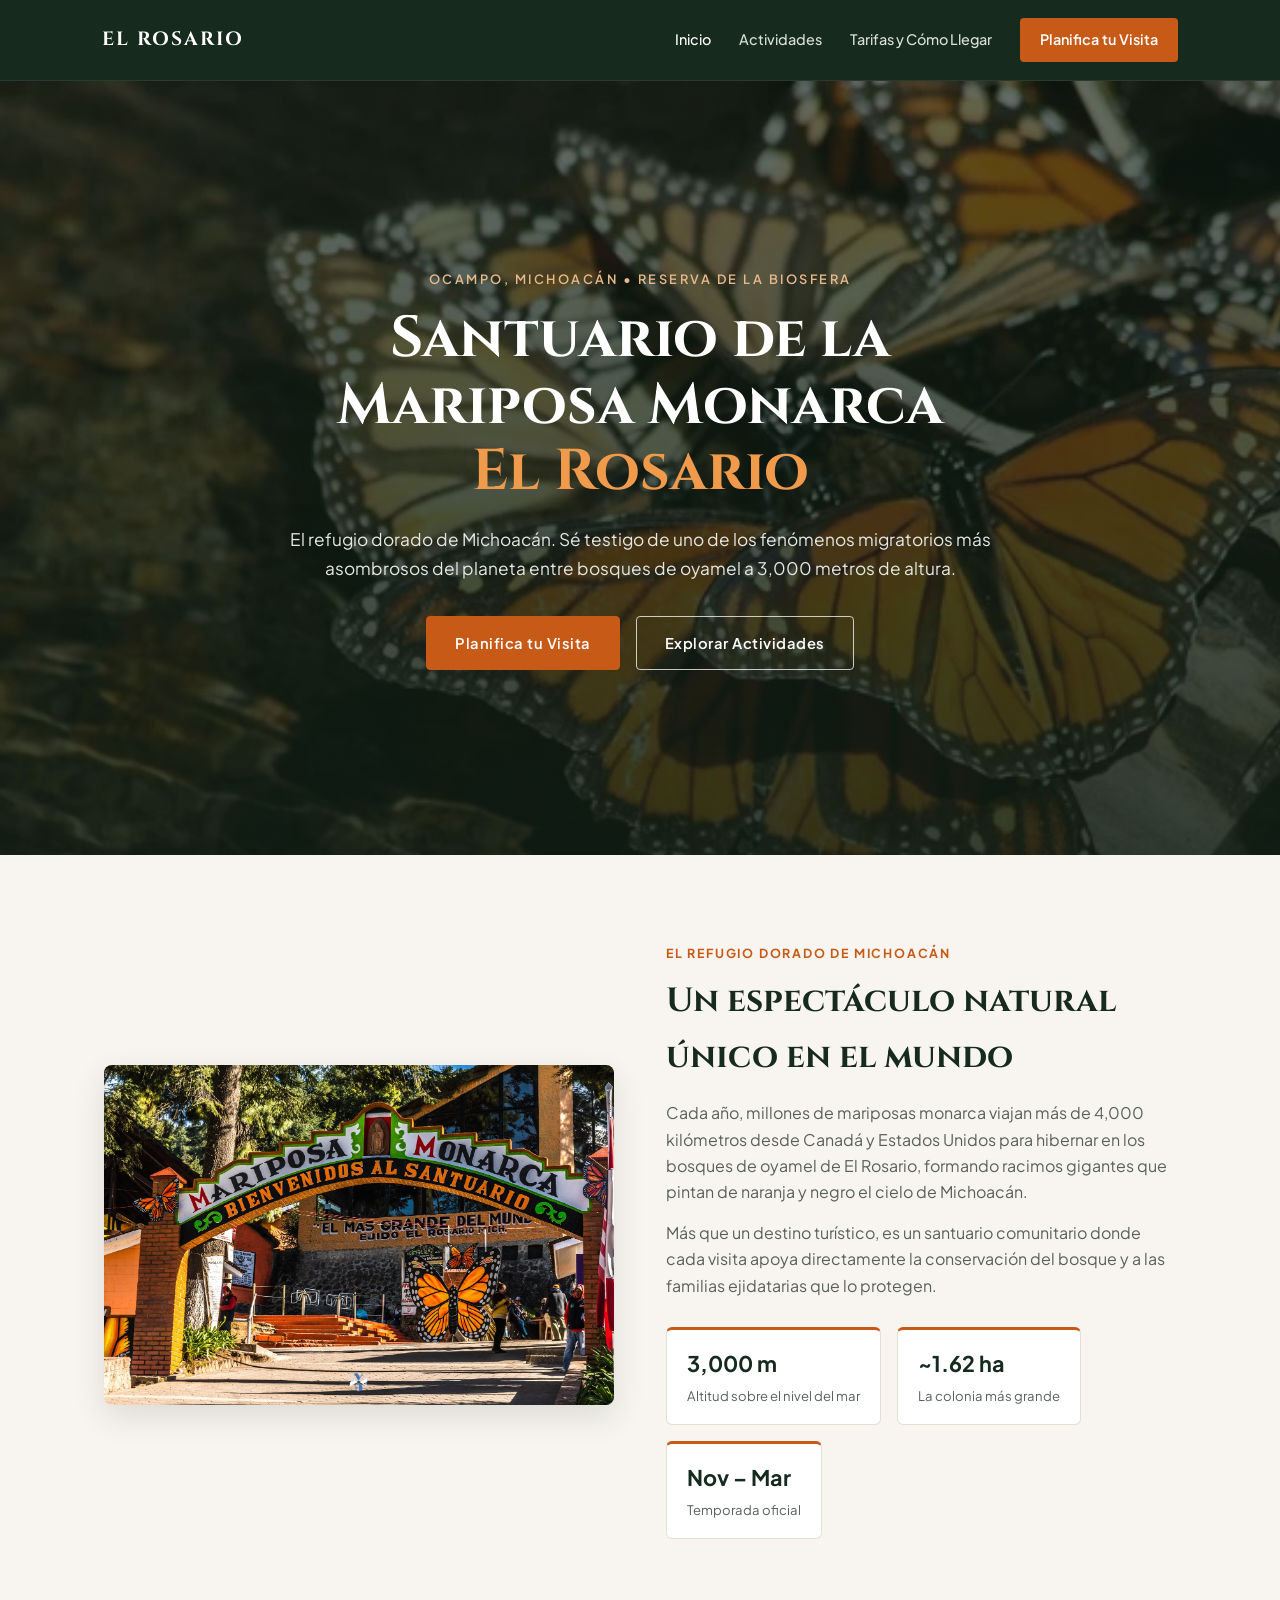
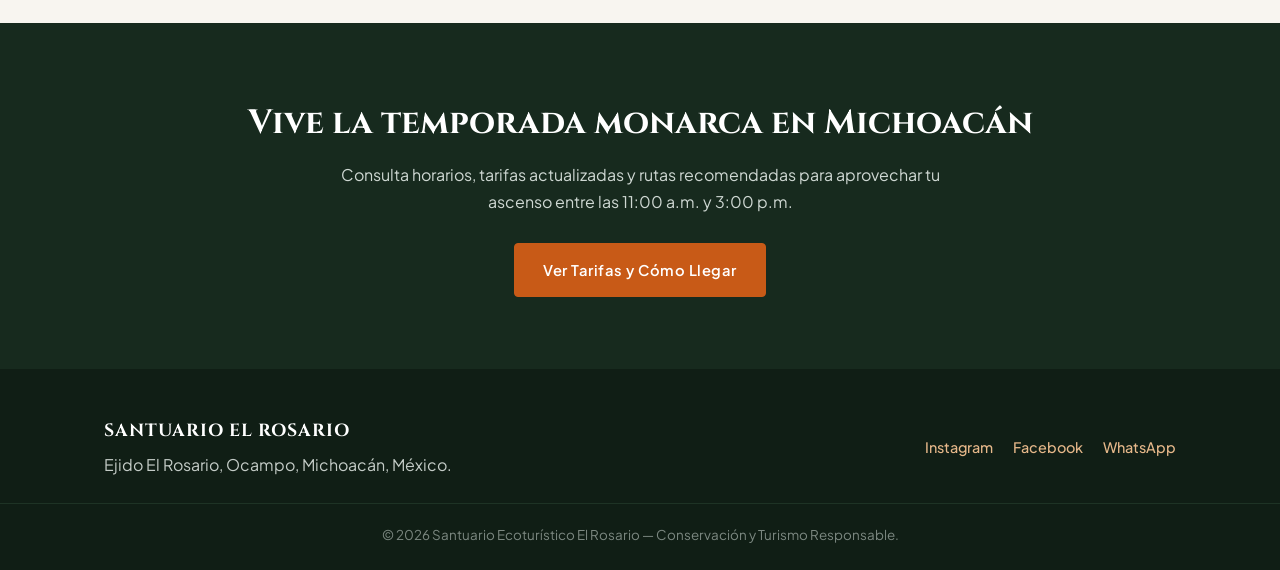
<file: index.html>
<!DOCTYPE html>
<html lang="es">
<head>
  <meta charset="UTF-8">
  <meta name="viewport" content="width=device-width, initial-scale=1.0">
  <title>El Rosario | Santuario de la Mariposa Monarca</title>
  <link rel="preconnect" href="https://fonts.googleapis.com">
  <link rel="preconnect" href="https://fonts.gstatic.com" crossorigin>
  <link href="https://fonts.googleapis.com/css2?family=Cinzel:wght@600;700&family=Plus+Jakarta+Sans:wght@400;500;600;700&display=swap" rel="stylesheet">
  <link rel="stylesheet" href="css/style.css">
</head>
<body>

<header class="navbar">
  <a href="index.html" class="brand">EL ROSARIO</a>
  <nav class="nav-links">
    <a href="index.html" class="active">Inicio</a>
    <a href="actividades.html">Actividades</a>
    <a href="visita.html">Tarifas y Cómo Llegar</a>
    <a href="visita.html#reservar" class="btn-nav">Planifica tu Visita</a>
  </nav>
</header>

<section class="hero">
  <div class="hero-overlay"></div>
  <div class="hero-content fade-up">
    <span class="eyebrow">Ocampo, Michoacán • Reserva de la Biosfera</span>
    <h1>Santuario de la Mariposa Monarca <span>El Rosario</span></h1>
    <p>El refugio dorado de Michoacán. Sé testigo de uno de los fenómenos migratorios más asombrosos del planeta entre bosques de oyamel a 3,000 metros de altura.</p>
    <div class="hero-actions">
      <a href="visita.html" class="btn-primary">Planifica tu Visita</a>
      <a href="actividades.html" class="btn-outline">Explorar Actividades</a>
    </div>
  </div>
</section>

<section class="section">
  <div class="container split-grid">
    <div class="split-img reveal">
      <img src="img/santuario.jpg" alt="Entrada al Santuario de la Mariposa Monarca El Rosario">
    </div>
    <div class="split-text reveal">
      <span class="tag">El Refugio Dorado de Michoacán</span>
      <h2>Un espectáculo natural único en el mundo</h2>
      <p>Cada año, millones de mariposas monarca viajan más de 4,000 kilómetros desde Canadá y Estados Unidos para hibernar en los bosques de oyamel de El Rosario, formando racimos gigantes que pintan de naranja y negro el cielo de Michoacán.</p>
      <p>Más que un destino turístico, es un santuario comunitario donde cada visita apoya directamente la conservación del bosque y a las familias ejidatarias que lo protegen.</p>
      <div class="highlights">
        <div class="hl-item">
          <strong>3,000 m</strong>
          <span>Altitud sobre el nivel del mar</span>
        </div>
        <div class="hl-item">
          <strong>~1.62 ha</strong>
          <span>La colonia más grande</span>
        </div>
        <div class="hl-item">
          <strong>Nov – Mar</strong>
          <span>Temporada oficial</span>
        </div>
      </div>
    </div>
  </div>
</section>

<section class="cta-banner reveal">
  <div class="container">
    <h2>Vive la temporada monarca en Michoacán</h2>
    <p>Consulta horarios, tarifas actualizadas y rutas recomendadas para aprovechar tu ascenso entre las 11:00 a.m. y 3:00 p.m.</p>
    <a href="visita.html" class="btn-primary">Ver Tarifas y Cómo Llegar</a>
  </div>
</section>

<footer class="footer">
  <div class="container footer-content">
    <div>
      <h3>SANTUARIO EL ROSARIO</h3>
      <p>Ejido El Rosario, Ocampo, Michoacán, México.</p>
    </div>
    <div class="socials">
      <a href="https://www.instagram.com/santuariomonarcaelrosario?gwpx=MTR1aW50cjhocXR1YQ==" target="_blank" rel="noopener">Instagram</a>
      <a href="https://www.facebook.com/share/19ucfzfrtS/?mibextid=wwXIfr" target="_blank" rel="noopener">Facebook</a>
      <a href="https://wa.me/15129527858" target="_blank" rel="noopener">WhatsApp</a>
    </div>
  </div>
  <p class="copy">© 2026 Santuario Ecoturístico El Rosario — Conservación y Turismo Responsable.</p>
</footer>

<script src="js/app.js"></script>
</body>
</html>
</file>
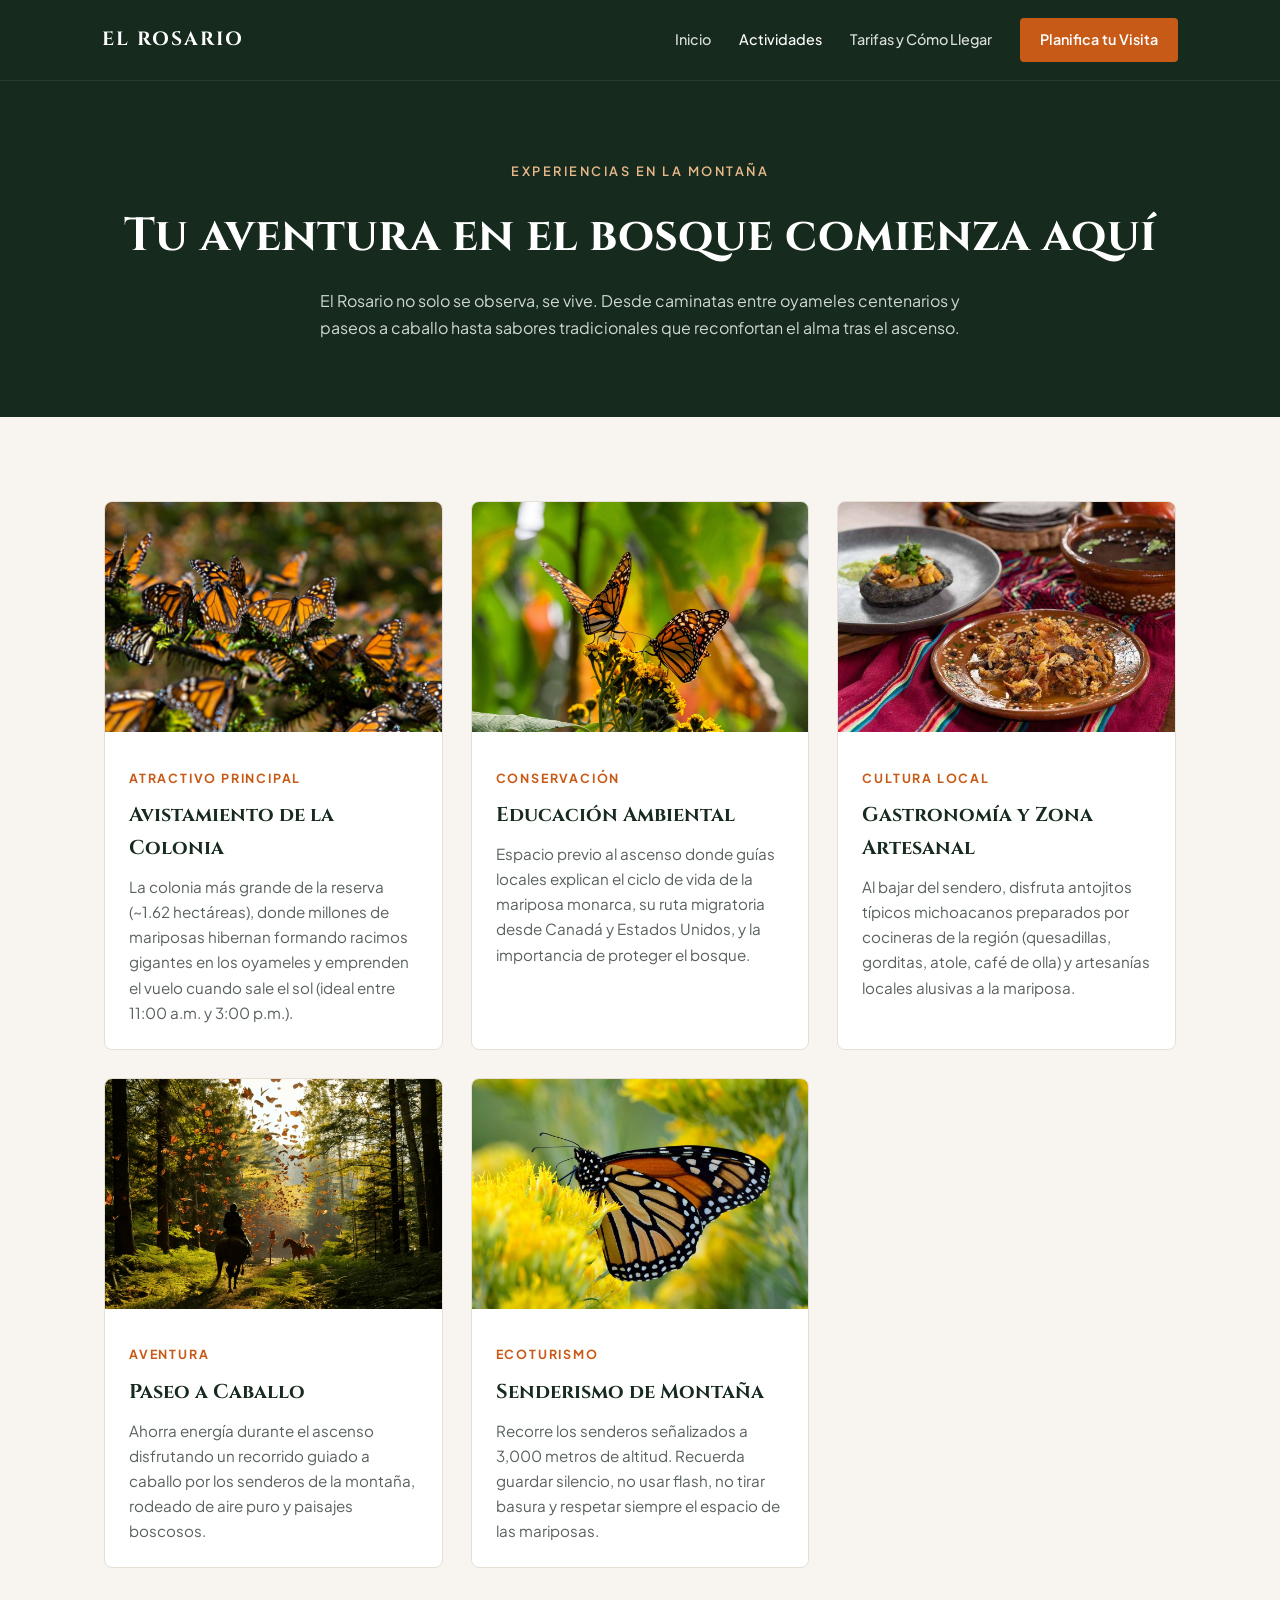
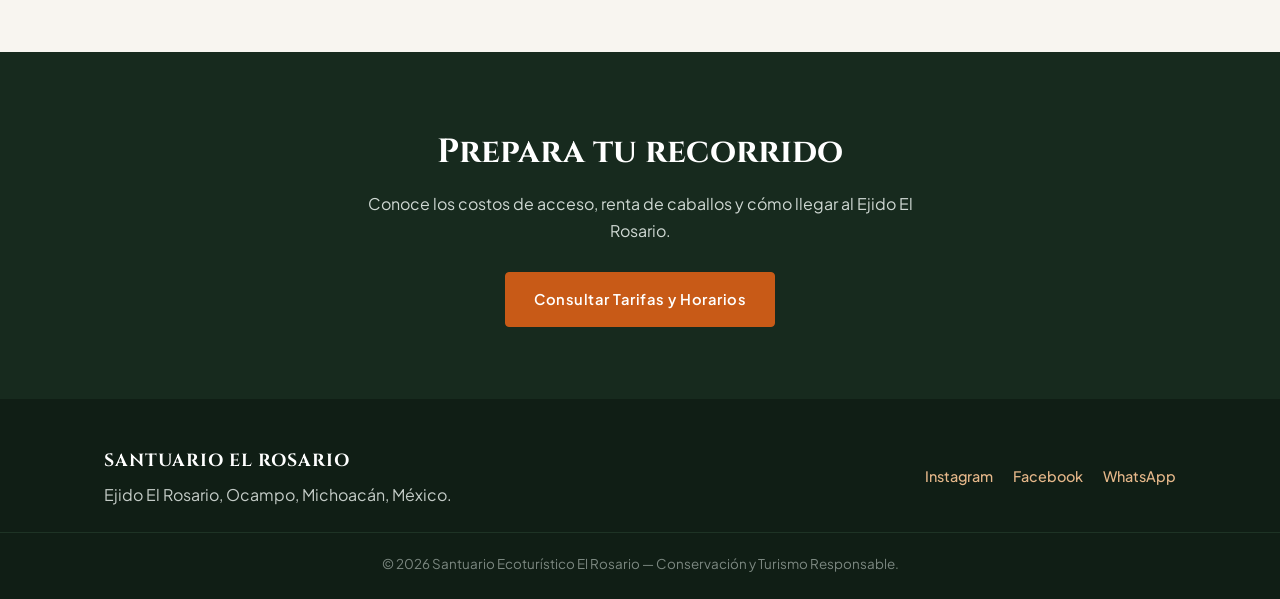
<file: actividades.html>
<!DOCTYPE html>
<html lang="es">
<head>
  <meta charset="UTF-8">
  <meta name="viewport" content="width=device-width, initial-scale=1.0">
  <title>Actividades | Santuario El Rosario</title>
  <link rel="preconnect" href="https://fonts.googleapis.com">
  <link rel="preconnect" href="https://fonts.gstatic.com" crossorigin>
  <link href="https://fonts.googleapis.com/css2?family=Cinzel:wght@600;700&family=Plus+Jakarta+Sans:wght@400;500;600;700&display=swap" rel="stylesheet">
  <link rel="stylesheet" href="css/style.css">
</head>
<body>

<header class="navbar">
  <a href="index.html" class="brand">EL ROSARIO</a>
  <nav class="nav-links">
    <a href="index.html">Inicio</a>
    <a href="actividades.html" class="active">Actividades</a>
    <a href="visita.html">Tarifas y Cómo Llegar</a>
    <a href="visita.html#reservar" class="btn-nav">Planifica tu Visita</a>
  </nav>
</header>

<section class="page-header">
  <div class="container fade-up">
    <span class="eyebrow">Experiencias en la Montaña</span>
    <h1>Tu aventura en el bosque comienza aquí</h1>
    <p>El Rosario no solo se observa, se vive. Desde caminatas entre oyameles centenarios y paseos a caballo hasta sabores tradicionales que reconfortan el alma tras el ascenso.</p>
  </div>
</section>

<section class="section">
  <div class="container">
    <div class="cards-grid">

      <article class="activity-card reveal">
        <img src="img/Monarca.jpg" alt="Colonia de Mariposas Monarca">
        <div class="card-body">
          <span class="tag">Atractivo Principal</span>
          <h3>Avistamiento de la Colonia</h3>
          <p>La colonia más grande de la reserva (~1.62 hectáreas), donde millones de mariposas hibernan formando racimos gigantes en los oyameles y emprenden el vuelo cuando sale el sol (ideal entre 11:00 a.m. y 3:00 p.m.).</p>
        </div>
      </article>

      <article class="activity-card reveal">
        <img src="img/mariposassobreflor.jpg" alt="Educación Ambiental">
        <div class="card-body">
          <span class="tag">Conservación</span>
          <h3>Educación Ambiental</h3>
          <p>Espacio previo al ascenso donde guías locales explican el ciclo de vida de la mariposa monarca, su ruta migratoria desde Canadá y Estados Unidos, y la importancia de proteger el bosque.</p>
        </div>
      </article>

      <article class="activity-card reveal">
        <img src="img/comida.jpg" alt="Gastronomía Michoacana">
        <div class="card-body">
          <span class="tag">Cultura Local</span>
          <h3>Gastronomía y Zona Artesanal</h3>
          <p>Al bajar del sendero, disfruta antojitos típicos michoacanos preparados por cocineras de la región (quesadillas, gorditas, atole, café de olla) y artesanías locales alusivas a la mariposa.</p>
        </div>
      </article>

      <article class="activity-card reveal">
        <img src="img/caballo.jpg" alt="Paseo a caballo en bosque">
        <div class="card-body">
          <span class="tag">Aventura</span>
          <h3>Paseo a Caballo</h3>
          <p>Ahorra energía durante el ascenso disfrutando un recorrido guiado a caballo por los senderos de la montaña, rodeado de aire puro y paisajes boscosos.</p>
        </div>
      </article>

      <article class="activity-card reveal">
        <img src="img/mariposasfloresamarillas.jpg" alt="Senderismo de montaña">
        <div class="card-body">
          <span class="tag">Ecoturismo</span>
          <h3>Senderismo de Montaña</h3>
          <p>Recorre los senderos señalizados a 3,000 metros de altitud. Recuerda guardar silencio, no usar flash, no tirar basura y respetar siempre el espacio de las mariposas.</p>
        </div>
      </article>

    </div>
  </div>
</section>

<section class="cta-banner reveal">
  <div class="container">
    <h2>Prepara tu recorrido</h2>
    <p>Conoce los costos de acceso, renta de caballos y cómo llegar al Ejido El Rosario.</p>
    <a href="visita.html" class="btn-primary">Consultar Tarifas y Horarios</a>
  </div>
</section>

<footer class="footer">
  <div class="container footer-content">
    <div>
      <h3>SANTUARIO EL ROSARIO</h3>
      <p>Ejido El Rosario, Ocampo, Michoacán, México.</p>
    </div>
    <div class="socials">
      <a href="https://www.instagram.com/santuariomonarcaelrosario?gwpx=MTR1aW50cjhocXR1YQ==" target="_blank" rel="noopener">Instagram</a>
      <a href="https://www.facebook.com/share/19ucfzfrtS/?mibextid=wwXIfr" target="_blank" rel="noopener">Facebook</a>
      <a href="https://wa.me/15129527858" target="_blank" rel="noopener">WhatsApp</a>
    </div>
  </div>
  <p class="copy">© 2026 Santuario Ecoturístico El Rosario — Conservación y Turismo Responsable.</p>
</footer>

<script src="js/app.js"></script>
</body>
</html>
</file>
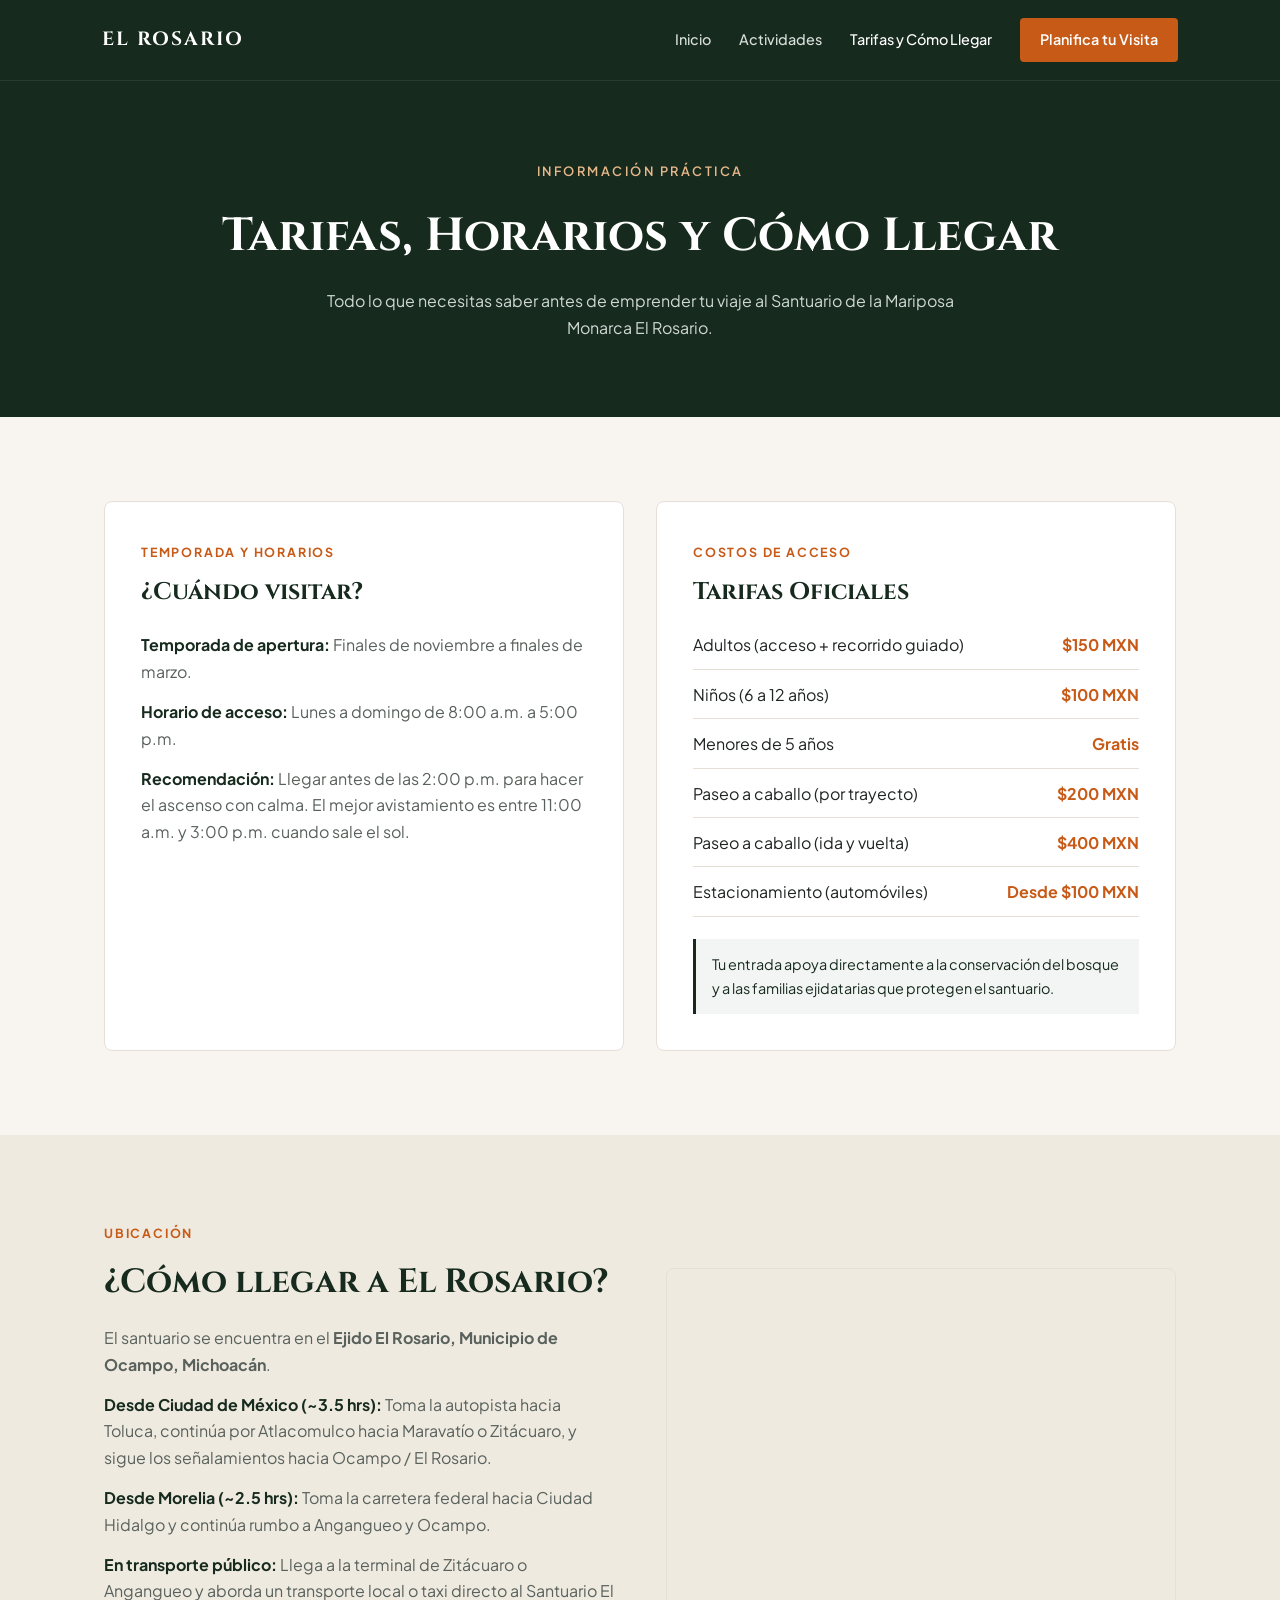
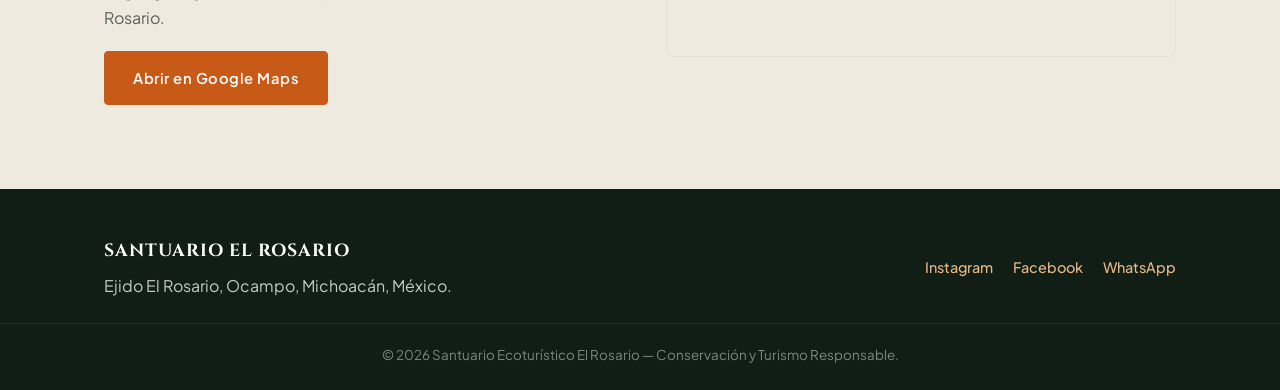
<file: visita.html>
<!DOCTYPE html>
<html lang="es">
<head>
  <meta charset="UTF-8">
  <meta name="viewport" content="width=device-width, initial-scale=1.0">
  <title>Tarifas y Cómo Llegar | Santuario El Rosario</title>
  <link rel="preconnect" href="https://fonts.googleapis.com">
  <link rel="preconnect" href="https://fonts.gstatic.com" crossorigin>
  <link href="https://fonts.googleapis.com/css2?family=Cinzel:wght@600;700&family=Plus+Jakarta+Sans:wght@400;500;600;700&display=swap" rel="stylesheet">
  <link rel="stylesheet" href="css/style.css">
</head>
<body>

<header class="navbar">
  <a href="index.html" class="brand">EL ROSARIO</a>
  <nav class="nav-links">
    <a href="index.html">Inicio</a>
    <a href="actividades.html">Actividades</a>
    <a href="visita.html" class="active">Tarifas y Cómo Llegar</a>
    <a href="#reservar" class="btn-nav">Planifica tu Visita</a>
  </nav>
</header>

<section class="page-header">
  <div class="container fade-up">
    <span class="eyebrow">Información Práctica</span>
    <h1>Tarifas, Horarios y Cómo Llegar</h1>
    <p>Todo lo que necesitas saber antes de emprender tu viaje al Santuario de la Mariposa Monarca El Rosario.</p>
  </div>
</section>

<!-- Tarifas y Horarios -->
<section class="section">
  <div class="container info-grid">

    <div class="info-card reveal">
      <span class="tag">Temporada y Horarios</span>
      <h2>¿Cuándo visitar?</h2>
      <ul class="info-list">
        <li><strong>Temporada de apertura:</strong> Finales de noviembre a finales de marzo.</li>
        <li><strong>Horario de acceso:</strong> Lunes a domingo de 8:00 a.m. a 5:00 p.m.</li>
        <li><strong>Recomendación:</strong> Llegar antes de las 2:00 p.m. para hacer el ascenso con calma. El mejor avistamiento es entre 11:00 a.m. y 3:00 p.m. cuando sale el sol.</li>
      </ul>
    </div>

    <div class="info-card reveal">
      <span class="tag">Costos de Acceso</span>
      <h2>Tarifas Oficiales</h2>
      <ul class="price-list">
        <li><span>Adultos (acceso + recorrido guiado)</span><strong>$150 MXN</strong></li>
        <li><span>Niños (6 a 12 años)</span><strong>$100 MXN</strong></li>
        <li><span>Menores de 5 años</span><strong>Gratis</strong></li>
        <li><span>Paseo a caballo (por trayecto)</span><strong>$200 MXN</strong></li>
        <li><span>Paseo a caballo (ida y vuelta)</span><strong>$400 MXN</strong></li>
        <li><span>Estacionamiento (automóviles)</span><strong>Desde $100 MXN</strong></li>
      </ul>
      <p class="note">Tu entrada apoya directamente a la conservación del bosque y a las familias ejidatarias que protegen el santuario.</p>
    </div>

  </div>
</section>

<!-- Cómo llegar -->
<section class="section bg-soft" id="reservar">
  <div class="container split-grid">
    <div class="split-text reveal">
      <span class="tag">Ubicación</span>
      <h2>¿Cómo llegar a El Rosario?</h2>
      <p>El santuario se encuentra en el <strong>Ejido El Rosario, Municipio de Ocampo, Michoacán</strong>.</p>
      <ul class="info-list">
        <li><strong>Desde Ciudad de México (~3.5 hrs):</strong> Toma la autopista hacia Toluca, continúa por Atlacomulco hacia Maravatío o Zitácuaro, y sigue los señalamientos hacia Ocampo / El Rosario.</li>
        <li><strong>Desde Morelia (~2.5 hrs):</strong> Toma la carretera federal hacia Ciudad Hidalgo y continúa rumbo a Angangueo y Ocampo.</li>
        <li><strong>En transporte público:</strong> Llega a la terminal de Zitácuaro o Angangueo y aborda un transporte local o taxi directo al Santuario El Rosario.</li>
      </ul>
      <a href="https://maps.google.com/?q=Santuario+de+la+Mariposa+Monarca+El+Rosario+Michoacan" target="_blank" rel="noopener" class="btn-primary" style="margin-top: 20px;">Abrir en Google Maps</a>
    </div>
    <div class="map-box reveal">
      <iframe
        src="https://www.google.com/maps?q=Santuario+de+la+Mariposa+Monarca+El+Rosario+Michoacan&output=embed"
        width="100%" height="380" style="border:0;" allowfullscreen="" loading="lazy">
      </iframe>
    </div>
  </div>
</section>

<footer class="footer">
  <div class="container footer-content">
    <div>
      <h3>SANTUARIO EL ROSARIO</h3>
      <p>Ejido El Rosario, Ocampo, Michoacán, México.</p>
    </div>
    <div class="socials">
      <a href="https://www.instagram.com/santuariomonarcaelrosario?gwpx=MTR1aW50cjhocXR1YQ==" target="_blank" rel="noopener">Instagram</a>
      <a href="https://www.facebook.com/share/19ucfzfrtS/?mibextid=wwXIfr" target="_blank" rel="noopener">Facebook</a>
      <a href="https://wa.me/15129527858" target="_blank" rel="noopener">WhatsApp</a>
    </div>
  </div>
  <p class="copy">© 2026 Santuario Ecoturístico El Rosario — Conservación y Turismo Responsable.</p>
</footer>

<script src="js/app.js"></script>
</body>
</html>
</file>
<file: css/style.css>
:root {
  --forest: #172a1e;
  --forest-mid: #233d2c;
  --monarch: #c85a17;
  --monarch-hover: #a84910;
  --cream: #f8f5f0;
  --white: #ffffff;
  --text: #1f2421;
  --muted: #59615c;
  --border: #e5dfd5;
}

* { box-sizing: border-box; margin: 0; padding: 0; }
html { scroll-behavior: smooth; }

body {
  font-family: 'Plus Jakarta Sans', sans-serif;
  background-color: var(--cream);
  color: var(--text);
  line-height: 1.65;
  overflow-x: hidden;
}

h1, h2, h3, .brand { font-family: 'Cinzel', serif; }

.container { max-width: 1120px; margin: 0 auto; padding: 0 24px; }
.section { padding: 84px 0; }
.bg-soft { background: #efeae0; }

/* Navbar */
.navbar {
  position: sticky;
  top: 0;
  z-index: 100;
  display: flex;
  justify-content: space-between;
  align-items: center;
  padding: 18px 8%;
  background: var(--forest);
  border-bottom: 1px solid rgba(255, 255, 255, 0.08);
}

.brand {
  color: var(--white);
  text-decoration: none;
  font-size: 1.2rem;
  font-weight: 700;
  letter-spacing: 2px;
}

.nav-links { display: flex; align-items: center; gap: 28px; }
.nav-links a {
  color: #d9e0dc;
  text-decoration: none;
  font-size: 0.9rem;
  font-weight: 500;
  transition: color 0.2s;
}
.nav-links a:hover, .nav-links a.active { color: var(--white); }

.btn-nav {
  background: var(--monarch);
  color: var(--white) !important;
  padding: 10px 20px;
  border-radius: 4px;
  font-weight: 600 !important;
  transition: background 0.2s;
}
.btn-nav:hover { background: var(--monarch-hover); }

/* Hero */
.hero {
  position: relative;
  min-height: 86vh;
  display: flex;
  align-items: center;
  justify-content: center;
  text-align: center;
  padding: 80px 24px;
  background: url('../img/mariposas.jpg') center/cover no-repeat;
  color: var(--white);
}

.hero-overlay {
  position: absolute;
  inset: 0;
  background: linear-gradient(180deg, rgba(16, 30, 21, 0.65) 0%, rgba(16, 30, 21, 0.85) 100%);
}

.hero-content { position: relative; z-index: 2; max-width: 760px; }

.eyebrow {
  display: inline-block;
  font-size: 0.8rem;
  font-weight: 600;
  letter-spacing: 2.5px;
  text-transform: uppercase;
  color: #e6b88a;
  margin-bottom: 16px;
}

.hero h1 { font-size: clamp(2.2rem, 5vw, 3.6rem); line-height: 1.15; margin-bottom: 20px; }
.hero h1 span { color: #f09a4b; display: block; }
.hero p { font-size: 1.08rem; color: #e4e8e5; margin-bottom: 34px; }

.hero-actions { display: flex; justify-content: center; gap: 16px; flex-wrap: wrap; }

/* Botones naturales y sobrios */
.btn-primary, .btn-outline {
  display: inline-block;
  padding: 14px 28px;
  border-radius: 4px;
  text-decoration: none;
  font-size: 0.92rem;
  font-weight: 600;
  letter-spacing: 0.5px;
  transition: background 0.2s, color 0.2s, border-color 0.2s;
}

.btn-primary {
  background: var(--monarch);
  color: var(--white);
  border: 1px solid var(--monarch);
}
.btn-primary:hover {
  background: var(--monarch-hover);
  border-color: var(--monarch-hover);
}

.btn-outline {
  background: transparent;
  border: 1px solid rgba(255, 255, 255, 0.75);
  color: var(--white);
}
.btn-outline:hover {
  background: var(--white);
  color: var(--forest);
}

/* Page Header */
.page-header {
  background: var(--forest);
  color: var(--white);
  text-align: center;
  padding: 76px 24px;
}
.page-header h1 { font-size: clamp(2rem, 4vw, 2.9rem); margin-bottom: 14px; }
.page-header p { max-width: 660px; margin: 0 auto; color: #cfd8d3; }

/* Split Grid */
.split-grid {
  display: grid;
  grid-template-columns: repeat(auto-fit, minmax(300px, 1fr));
  gap: 52px;
  align-items: center;
}

.split-img img {
  width: 100%;
  border-radius: 8px;
  box-shadow: 0 12px 32px rgba(23, 42, 30, 0.12);
}

.tag {
  display: inline-block;
  color: var(--monarch);
  font-weight: 700;
  font-size: 0.78rem;
  text-transform: uppercase;
  letter-spacing: 1.8px;
  margin-bottom: 10px;
}

.split-text h2 { font-size: 2.1rem; margin-bottom: 16px; color: var(--forest); }
.split-text p { color: var(--muted); margin-bottom: 14px; }

.highlights { display: flex; gap: 16px; margin-top: 28px; flex-wrap: wrap; }
.hl-item {
  background: var(--white);
  padding: 16px 20px;
  border-radius: 6px;
  border: 1px solid var(--border);
  border-top: 3px solid var(--monarch);
}
.hl-item strong { display: block; font-size: 1.35rem; color: var(--forest); }
.hl-item span { font-size: 0.82rem; color: var(--muted); }

/* Cards Actividades */
.cards-grid {
  display: grid;
  grid-template-columns: repeat(auto-fit, minmax(300px, 1fr));
  gap: 28px;
}

.activity-card {
  background: var(--white);
  border-radius: 8px;
  overflow: hidden;
  border: 1px solid var(--border);
  transition: transform 0.25s, box-shadow 0.25s;
}
.activity-card:hover { transform: translateY(-4px); box-shadow: 0 12px 28px rgba(23, 42, 30, 0.08); }
.activity-card img { width: 100%; height: 230px; object-fit: cover; }
.card-body { padding: 24px; }
.card-body h3 { color: var(--forest); margin-bottom: 10px; font-size: 1.25rem; }
.card-body p { color: var(--muted); font-size: 0.95rem; }

/* Tarifas y Horarios */
.info-grid {
  display: grid;
  grid-template-columns: repeat(auto-fit, minmax(320px, 1fr));
  gap: 32px;
}

.info-card {
  background: var(--white);
  padding: 36px;
  border-radius: 8px;
  border: 1px solid var(--border);
}
.info-card h2 { color: var(--forest); margin-bottom: 20px; }

.info-list { list-style: none; display: flex; flex-direction: column; gap: 14px; color: var(--muted); }
.info-list strong { color: var(--forest); }

.price-list { list-style: none; display: flex; flex-direction: column; gap: 12px; }
.price-list li {
  display: flex;
  justify-content: space-between;
  padding-bottom: 10px;
  border-bottom: 1px solid var(--border);
}
.price-list strong { color: var(--monarch); }

.note {
  margin-top: 22px;
  padding: 14px 16px;
  background: #f2f5f3;
  border-left: 3px solid var(--forest);
  font-size: 0.9rem;
  color: var(--forest);
}

.map-box { border-radius: 8px; overflow: hidden; border: 1px solid var(--border); }

/* CTA Banner */
.cta-banner {
  background: var(--forest);
  color: var(--white);
  text-align: center;
  padding: 72px 24px;
}
.cta-banner h2 { font-size: 2.1rem; margin-bottom: 12px; }
.cta-banner p { max-width: 600px; margin: 0 auto 28px; color: #cfd8d3; }

/* Footer */
.footer { background: #101e15; color: #c4ccc7; padding: 48px 0 24px; }
.footer-content { display: flex; justify-content: space-between; align-items: center; flex-wrap: wrap; gap: 20px; margin-bottom: 24px; }
.footer h3 { color: var(--white); margin-bottom: 6px; font-size: 1.1rem; letter-spacing: 1px; }
.socials { display: flex; gap: 20px; }
.socials a { color: #e6b88a; text-decoration: none; font-size: 0.9rem; font-weight: 500; }
.socials a:hover { color: var(--white); }
.copy { text-align: center; font-size: 0.84rem; color: #7c8881; border-top: 1px solid #1e3325; padding-top: 20px; }

/* Animaciones suaves */
.fade-up { animation: fadeUp 0.8s ease forwards; }
@keyframes fadeUp {
  from { opacity: 0; transform: translateY(20px); }
  to { opacity: 1; transform: translateY(0); }
}

.reveal {
  opacity: 0;
  transform: translateY(24px);
  transition: opacity 0.65s ease, transform 0.65s ease;
}
.reveal.visible {
  opacity: 1;
  transform: translateY(0);
}

@media (max-width: 720px) {
  .navbar { flex-direction: column; gap: 14px; }
  .nav-links { flex-wrap: wrap; justify-content: center; gap: 14px; }
}
</file>
